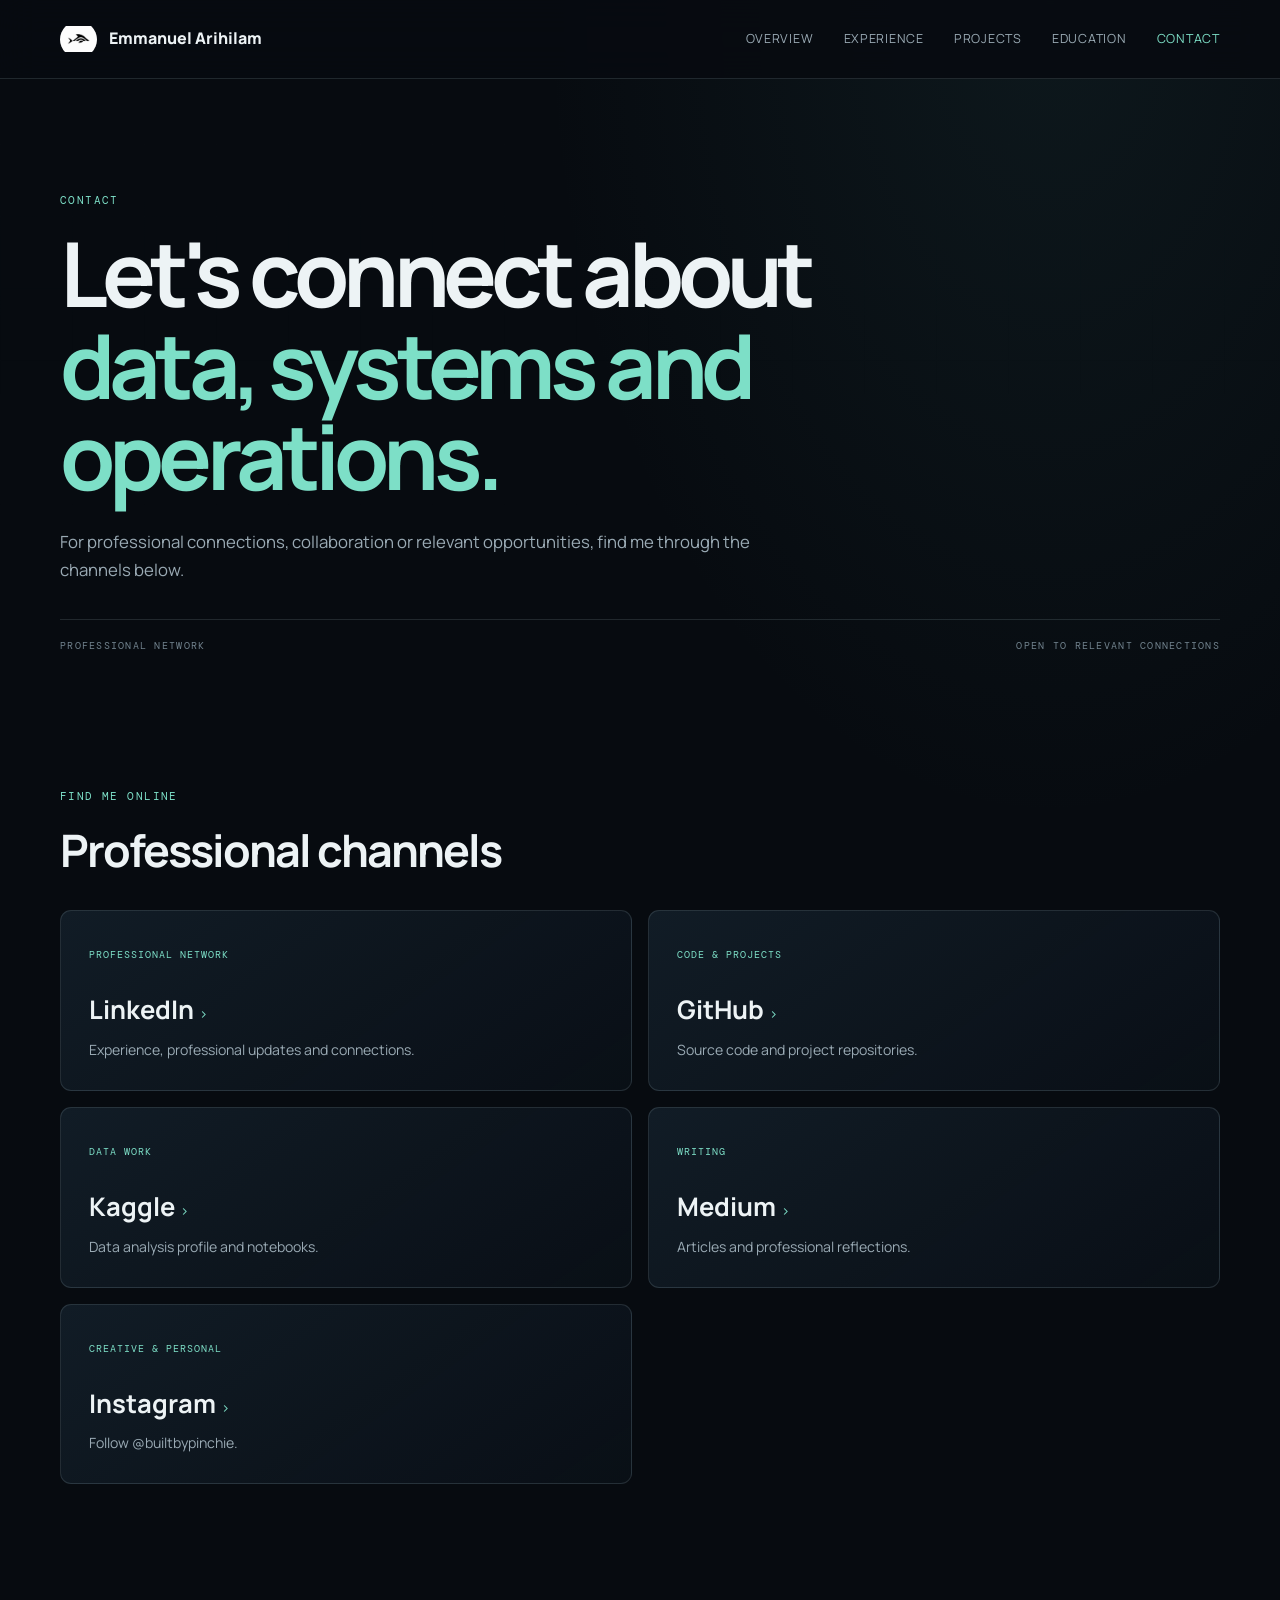
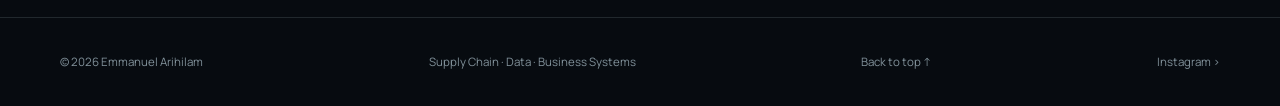
<file: contact.html>
<!doctype html>
<html lang="en">
<head>
    <meta charset="utf-8">
    <meta name="viewport" content="width=device-width,initial-scale=1">
    <meta name="theme-color" content="#070b10">
    <meta name="description" content="Professional links and contact information for Emmanuel Arihilam.">
    <title>Contact | Emmanuel Arihilam</title>
    <link rel="icon" href="favicon.png">
    <link rel="stylesheet" href="earth-pages.css">
    <script defer src="earth-pages.js"></script>
</head>

<body id="top">
    <header class="site-header">
        <div class="shell header-inner"><a class="brand" href="index.html"><img src="logo-shark.jpeg"
                    alt=""><span>Emmanuel Arihilam</span></a><button class="menu-toggle" aria-expanded="false"
                aria-controls="primary-nav" aria-label="Toggle navigation">☰</button>
            <nav class="nav-links" id="primary-nav"><a href="index.html">Overview</a><a
                    href="experience.html">Experience</a><a href="projects.html">Projects</a><a
                    href="education.html">Education</a><a href="contact.html">Contact</a></nav>
        </div>
    </header>
    <main>
        <section class="page-hero shell">
            <p class="eyebrow">Contact</p>
            <h1>Let's connect about <em>data, systems and operations.</em></h1>
            <p class="lede">For professional connections, collaboration or relevant opportunities, find me through the
                channels below.</p>
            <div class="hero-rule"><span>PROFESSIONAL NETWORK</span><span>OPEN TO RELEVANT CONNECTIONS</span></div>
        </section>
        <section class="shell section">
            <div class="section-intro">
                <p class="eyebrow">Find me online</p>
                <h2>Professional channels</h2>
            </div>
            <div class="contact-grid"><a class="contact-card" href="https://www.linkedin.com/in/arihilam"
                    target="_blank" rel="noopener noreferrer"><span>PROFESSIONAL NETWORK</span>
                    <h2>LinkedIn <b>></b></h2>
                    <p>Experience, professional updates and connections.</p>
                </a><a class="contact-card" href="https://github.com/Pinch1e" target="_blank"
                    rel="noopener noreferrer"><span>CODE &amp; PROJECTS</span>
                    <h2>GitHub <b>></b></h2>
                    <p>Source code and project repositories.</p>
                </a><a class="contact-card" href="https://www.kaggle.com/emmanuelarihilam" target="_blank"
                    rel="noopener noreferrer"><span>DATA WORK</span>
                    <h2>Kaggle <b>></b></h2>
                    <p>Data analysis profile and notebooks.</p>
                </a><a class="contact-card" href="https://medium.com/@arihilamimmanuel" target="_blank"
                    rel="noopener noreferrer"><span>WRITING</span>
                    <h2>Medium <b>></b></h2>
                    <p>Articles and professional reflections.</p>
                </a><a class="contact-card" href="https://www.instagram.com/builtbypinchie/" target="_blank"
                    rel="noopener noreferrer"><span>CREATIVE &amp; PERSONAL</span>
                    <h2>Instagram <b>></b></h2>
                    <p>Follow @builtbypinchie.</p>
                </a></div>
        </section>
    </main>
    <footer class="site-footer">
        <div class="shell footer-inner"><span>© 2026 Emmanuel Arihilam</span><span>Supply Chain · Data · Business
                Systems</span><a href="#top">Back to top ↑</a><a href="https://www.instagram.com/builtbypinchie/"
                target="_blank" rel="noopener noreferrer">Instagram ></a></div>
    </footer>
</body>

</html>
</file>
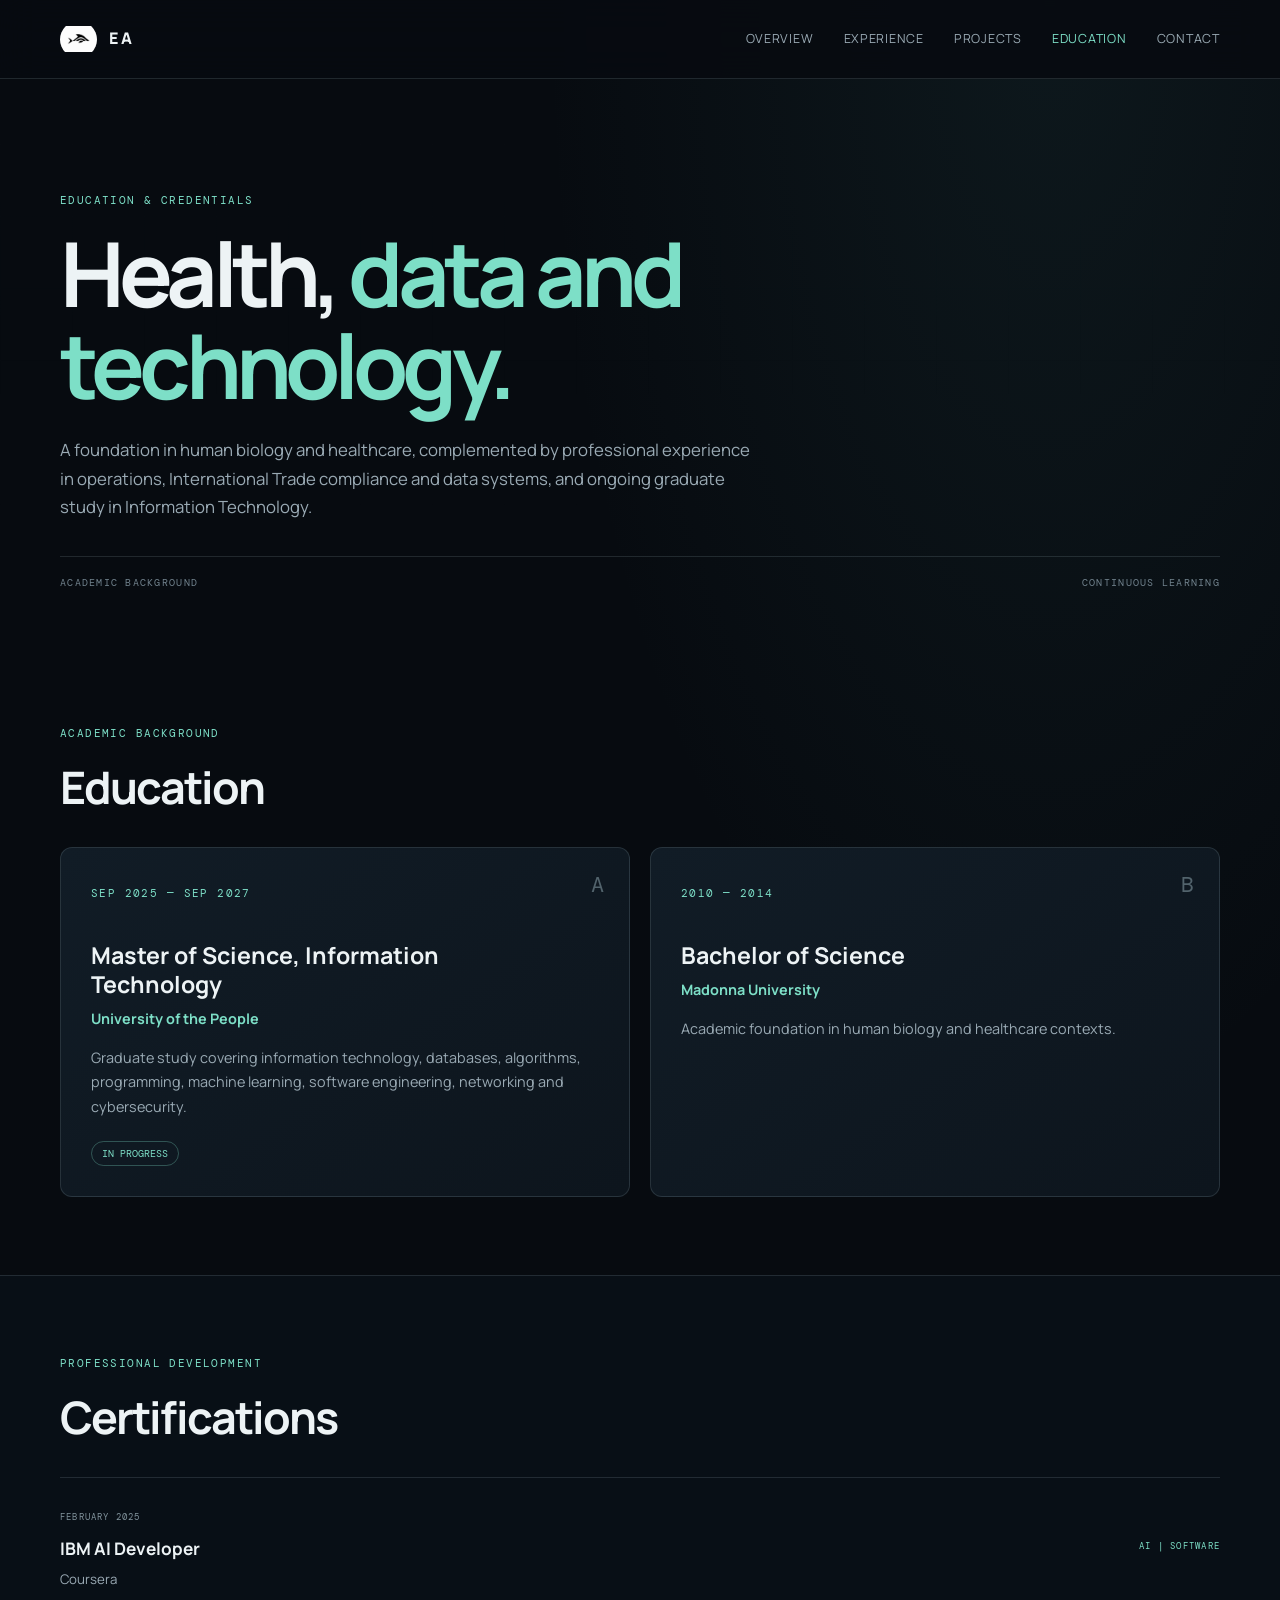
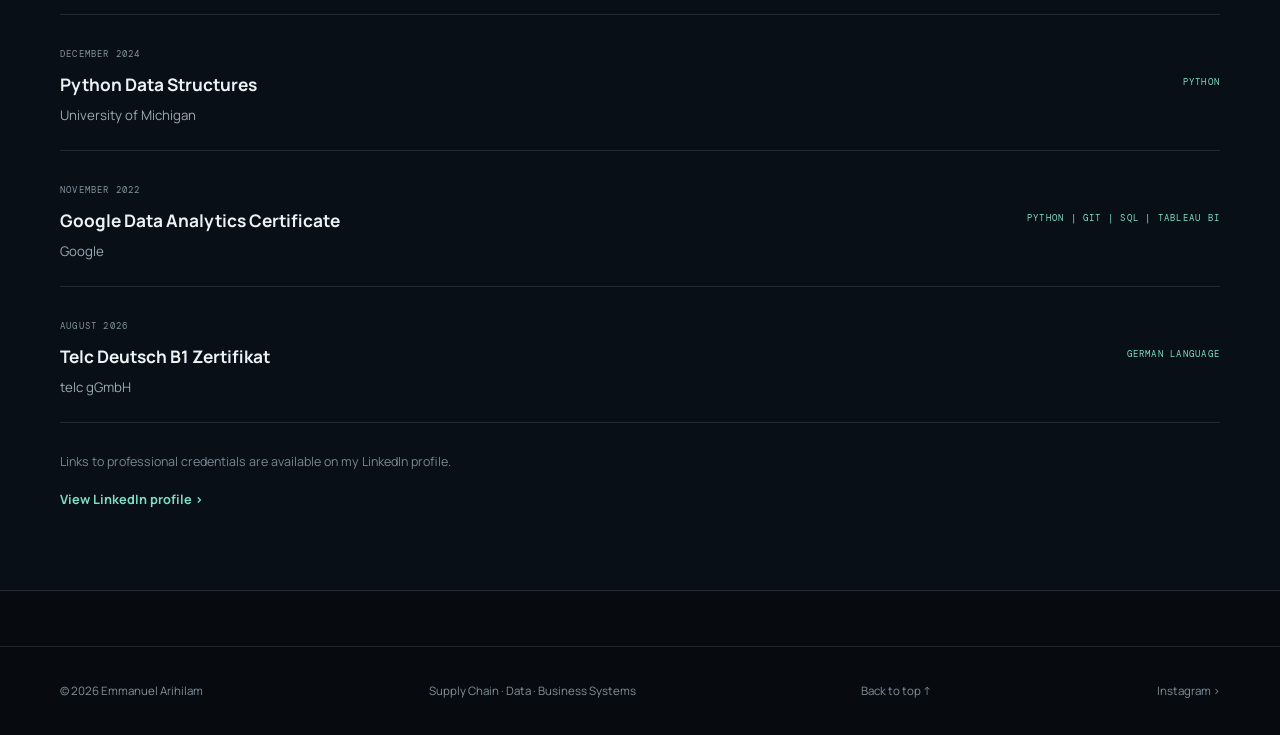
<file: education.html>
<!doctype html>
<html lang="en">
<head>
    <meta charset="utf-8">
    <meta name="viewport" content="width=device-width,initial-scale=1">
    <meta name="theme-color" content="#070b10">
    <meta name="description" content="Education and professional credentials of Emmanuel Arihilam.">
    <title>Education
        | Emmanuel Arihilam</title>
    <link rel="icon" href="favicon.png">
    <link rel="stylesheet" href="earth-pages.css">
    <script defer src="earth-pages.js"></script>
</head>

<body id="top">
    <header class="site-header">
        <div class="shell header-inner"><a class="brand" href="index.html"><img src="logo-shark.jpeg" alt><span>E A</span></a><button class="menu-toggle" aria-expanded="false" aria-controls="primary-nav"
                aria-label="Toggle navigation">☰</button>
            <nav class="nav-links" id="primary-nav"><a href="index.html">Overview</a><a
                    href="experience.html">Experience</a><a href="projects.html">Projects</a><a
                    href="education.html">Education</a><a href="contact.html">Contact</a></nav>
        </div>
    </header>
    <main>
        <section class="page-hero shell">
            <p class="eyebrow">Education
                &amp; credentials</p>
            <h1>Health, <em>data and
                    technology.</em></h1>
            <p class="lede">A foundation in
                human biology and healthcare, complemented by professional experience in operations, International Trade compliance and data systems, and ongoing graduate study in Information Technology.</p>
            <div class="hero-rule"><span>ACADEMIC
                    BACKGROUND</span><span>CONTINUOUS
                    LEARNING</span></div>
        </section>
        <section class="shell section">
            <div class="section-intro">
                <p class="eyebrow">Academic
                    background</p>
                <h2>Education</h2>
            </div>
            <div class="education-grid">
                <article class="education-card"><span class="card-date">SEP 2025 — SEP 2027</span><span
                        class="card-number">A</span>
                    <h2>Master of Science,
                        Information Technology</h2>
                    <h3>University of the
                        People</h3>
                    <p>Graduate study covering information
                        technology, databases, algorithms, programming,
                        machine learning, software engineering, networking
                        and cybersecurity.</p><span class="status-label">IN
                        PROGRESS</span>
                </article>
                <article class="education-card"><span class="card-date">2010 —
                        2014</span><span class="card-number">B</span>
                    <h2>Bachelor of
                        Science</h2>
                    <h3>Madonna University</h3>
                    <p>Academic
                        foundation in human biology and healthcare
                        contexts.</p>
                </article>
            </div>
        </section>
        <section class="section section-muted">
            <div class="shell">
                <div class="section-intro">
                    <p class="eyebrow">Professional
                        development</p>
                    <h2>Certifications</h2>
                </div>
                <div class="credential-list">
                    <article>
                        <div><span class="credential-date">FEBRUARY
                                2025</span>
                            <h3>IBM AI
                                Developer</h3>
                            <p>Coursera</p>
                        </div><span class="credential-type">AI |
                            SOFTWARE</span>
                    </article>
                    <article>
                        <div><span class="credential-date">DECEMBER
                                2024</span>
                            <h3>Python Data
                                Structures</h3>
                            <p>University of
                                Michigan</p>
                        </div><span class="credential-type">PYTHON</span>
                    </article>
                    <article>
                        <div><span class="credential-date">NOVEMBER 2022</span>
                            <h3>Google Data Analytics Certificate</h3>
                            <p>Google</p>
                        </div><span class="credential-type">PYTHON | Git | SQL | Tableau BI</span>
                    </article>
                    <article>
                        <div><span class="credential-date">AUGUST
                                2026</span>
                            <h3>Telc Deutsch B1
                                Zertifikat</h3>
                            <p>telc gGmbH</p>
                        </div><span class="credential-type">GERMAN
                            LANGUAGE</span>
                    </article>
                </div>
                <p class="small-note">Links to professional credentials are
                    available on my LinkedIn profile.</p><a class="text-link strong-link"
                    href="https://www.linkedin.com/in/arihilam" target="_blank" rel="noopener noreferrer">View LinkedIn
                    profile ></a>
            </div>
        </section>
    </main>
    <footer class="site-footer">
        <div class="shell footer-inner"><span>© 2026
                Emmanuel Arihilam</span><span>Supply Chain · Data · Business
                Systems</span><a href="#top">Back to top ↑</a><a href="https://www.instagram.com/builtbypinchie/"
                target="_blank" rel="noopener noreferrer">Instagram
                ></a></div>
    </footer>
</body>

</html>
</file>
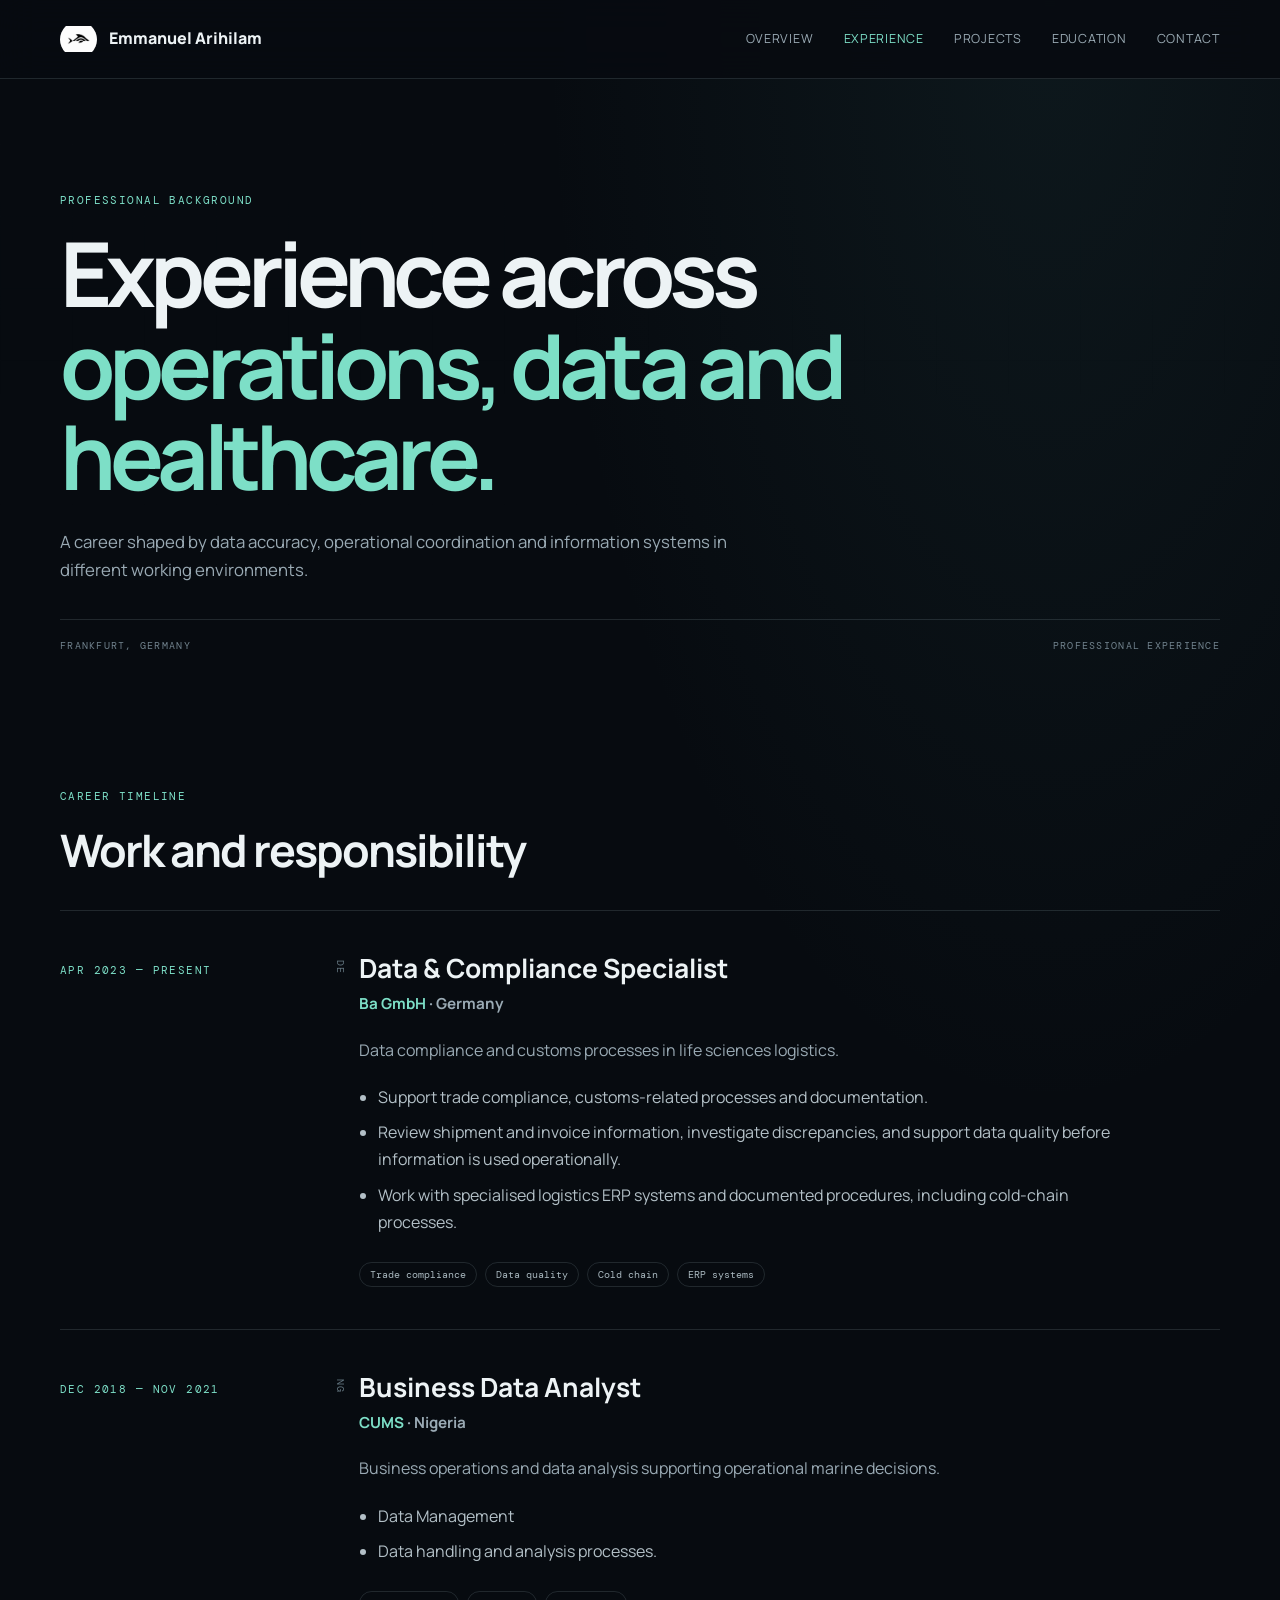
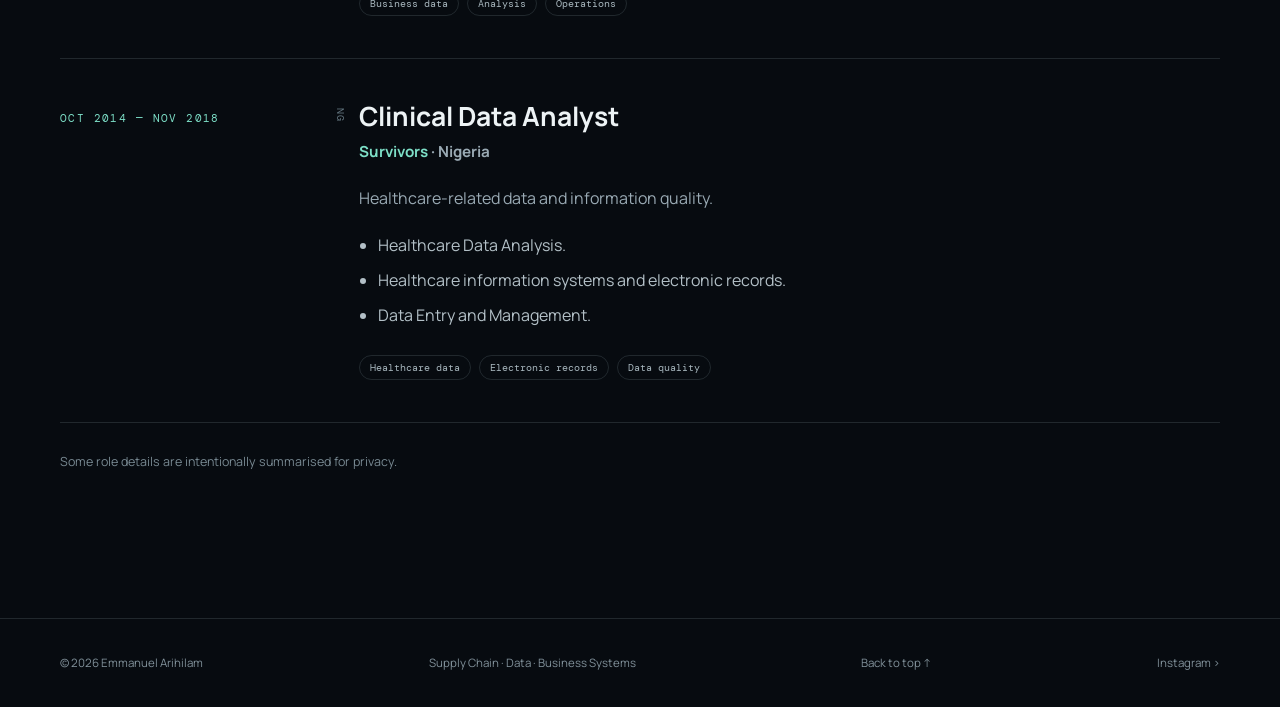
<file: experience.html>
<!doctype html>
<html lang="en">
<head>
    <meta charset="utf-8" />
    <meta name="viewport" content="width=device-width,initial-scale=1" />
    <meta name="theme-color" content="#070b10" />
    <meta name="description" content="Professional experience across logistics, data analysis and healthcare." />
    <title>Experience | Emmanuel Arihilam</title>
    <link rel="icon" href="favicon.png" />
    <link rel="stylesheet" href="earth-pages.css" />
    <script defer src="earth-pages.js"></script>
</head>

<body id="top">
    <header class="site-header">
        <div class="shell header-inner">
            <a class="brand" href="index.html"><img src="logo-shark.jpeg" alt="" /><span>Emmanuel
                    Arihilam</span></a><button class="menu-toggle" aria-expanded="false" aria-controls="primary-nav"
                aria-label="Toggle navigation">
                ☰
            </button>
            <nav class="nav-links" id="primary-nav">
                <a href="index.html">Overview</a><a href="experience.html">Experience</a><a
                    href="projects.html">Projects</a><a href="education.html">Education</a><a
                    href="contact.html">Contact</a>
            </nav>
        </div>
    </header>
    <main>
        <section class="page-hero shell">
            <p class="eyebrow">Professional background</p>
            <h1>Experience across <em>operations, data and healthcare.</em></h1>
            <p class="lede">
                A career shaped by data accuracy, operational coordination and
                information systems in different working environments.
            </p>
            <div class="hero-rule">
                <span>FRANKFURT, GERMANY</span><span>PROFESSIONAL EXPERIENCE</span>
            </div>
        </section>
        <section class="shell section">
            <div class="section-intro">
                <p class="eyebrow">Career timeline</p>
                <h2>Work and responsibility</h2>
            </div>
            <div class="timeline">
                <article class="timeline-entry">
                    <div class="timeline-date">APR 2023 — PRESENT</div>
                    <div class="timeline-body">
                        <span class="entry-index">DE</span>
                        <h2>Data &amp; Compliance Specialist</h2>
                        <h3>Ba GmbH <span>· Germany</span></h3>
                        <p class="entry-lede">
                            Data compliance and customs processes in life sciences
                            logistics.
                        </p>
                        <ul>
                            <li>
                                Support trade compliance, customs-related processes and
                                documentation.
                            </li>
                            <li>
                                Review shipment and invoice information, investigate
                                discrepancies, and support data quality before information is
                                used operationally.
                            </li>
                            <li>
                                Work with specialised logistics ERP systems and documented
                                procedures, including cold-chain processes.
                            </li>
                        </ul>
                        <div class="tag-row">
                            <span>Trade compliance</span><span>Data quality</span><span>Cold chain</span><span>ERP
                                systems</span>
                        </div>
                    </div>
                </article>
                <article class="timeline-entry">
                    <div class="timeline-date">DEC 2018 — NOV 2021</div>
                    <div class="timeline-body">
                        <span class="entry-index">NG</span>
                        <h2>Business Data Analyst</h2>
                        <h3>CUMS <span>· Nigeria</span></h3>
                        <p class="entry-lede">
                            Business operations and data analysis supporting operational
                            marine decisions.
                        </p>
                        <ul>
                            <li>
                                Data Management
                            </li>
                            <li>Data handling and analysis processes.</li>
                        </ul>
                        <div class="tag-row">
                            <span>Business data</span><span>Analysis</span><span>Operations</span>
                        </div>
                    </div>
                </article>
                <article class="timeline-entry">
                    <div class="timeline-date">OCT 2014 — NOV 2018</div>
                    <div class="timeline-body">
                        <span class="entry-index">NG</span>
                        <h2>Clinical Data Analyst</h2>
                        <h3>Survivors <span>· Nigeria</span></h3>
                        <p class="entry-lede">
                            Healthcare-related data and information quality.
                        </p>
                        <ul>
                            <li>
                                Healthcare Data Analysis.
                            </li>
                            <li>
                                Healthcare information systems and electronic
                                records.
                            </li>
                            <li>
                                Data Entry and Management.
                            </li>
                        </ul>
                        <div class="tag-row">
                            <span>Healthcare data</span><span>Electronic records</span><span>Data quality</span>
                        </div>
                    </div>
                </article>
            </div>
            <p class="small-note">
                Some role details are intentionally summarised for privacy.
            </p>
        </section>
    </main>
    <footer class="site-footer">
        <div class="shell footer-inner">
            <span>© 2026 Emmanuel Arihilam</span><span>Supply Chain · Data · Business Systems</span><a href="#top">Back
                to top ↑</a><a href="https://www.instagram.com/builtbypinchie/" target="_blank"
                rel="noopener noreferrer">Instagram ></a>
        </div>
    </footer>
</body>

</html>
</file>
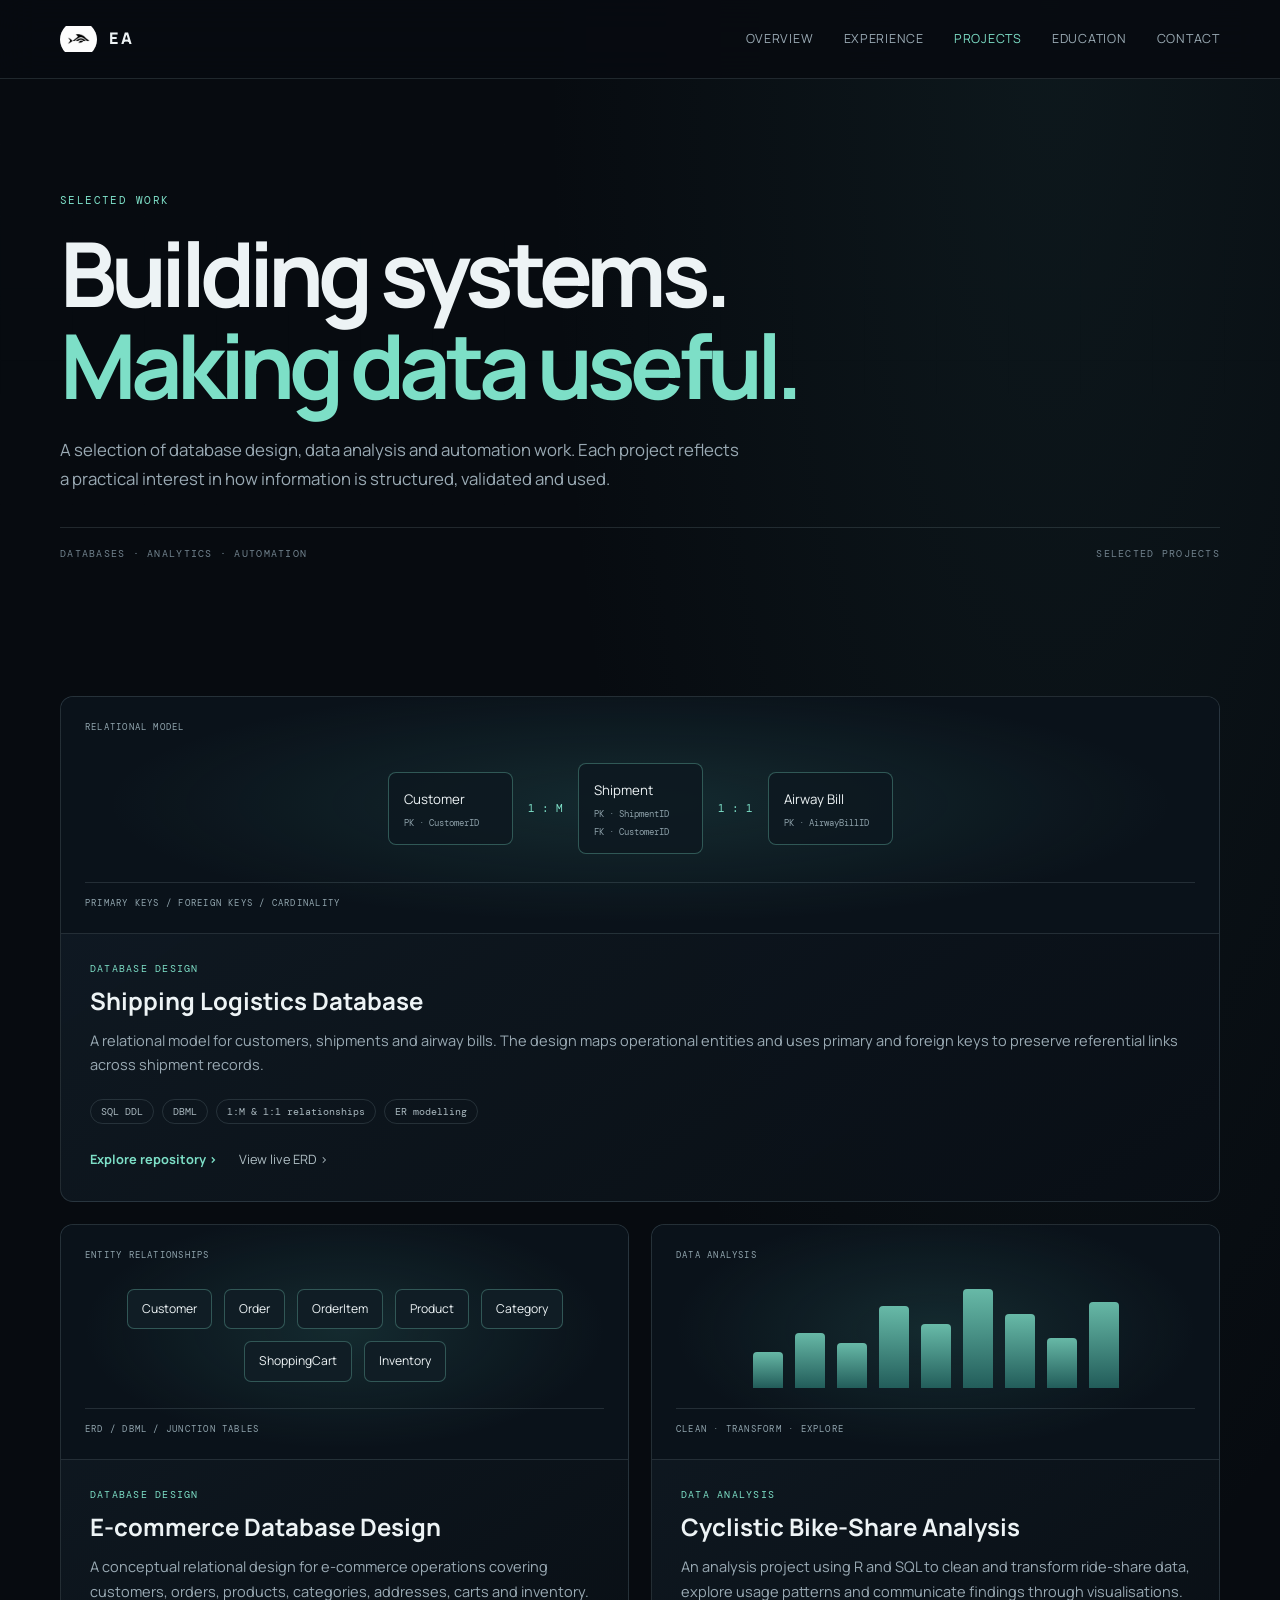
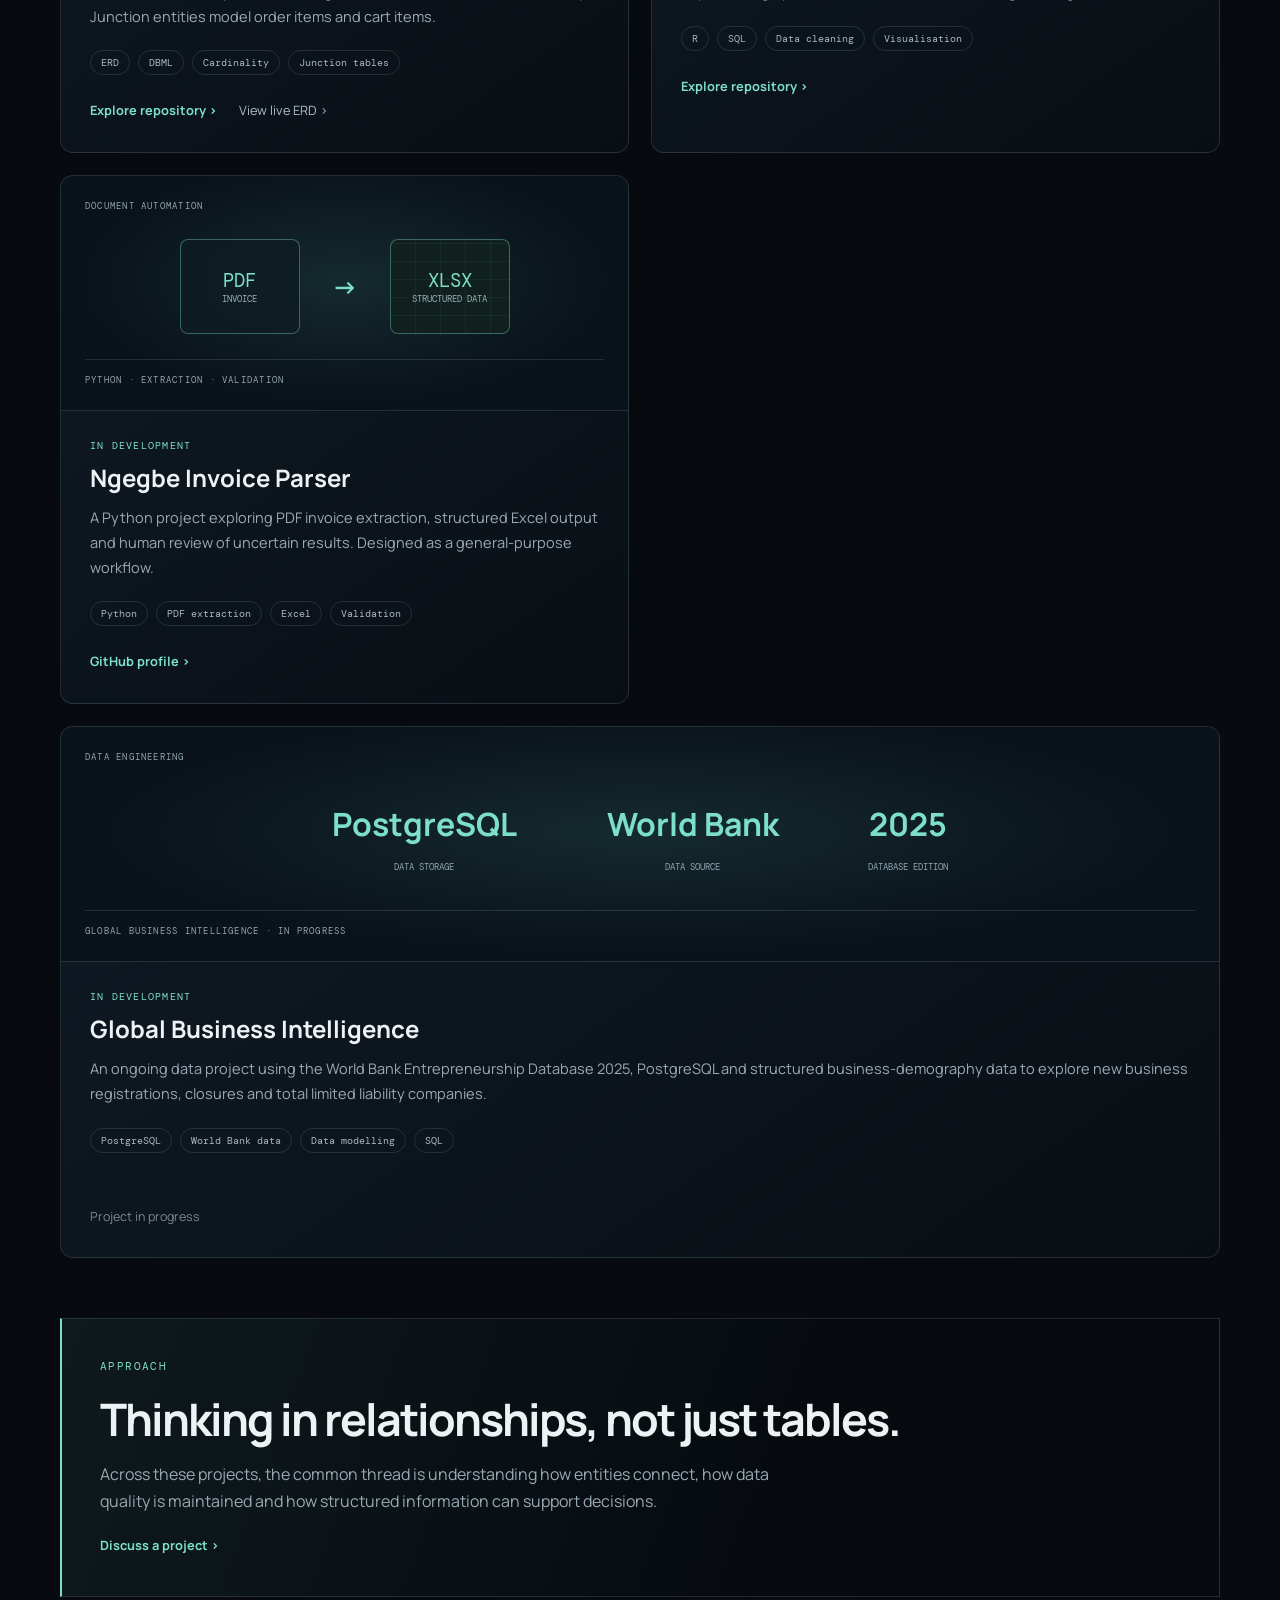
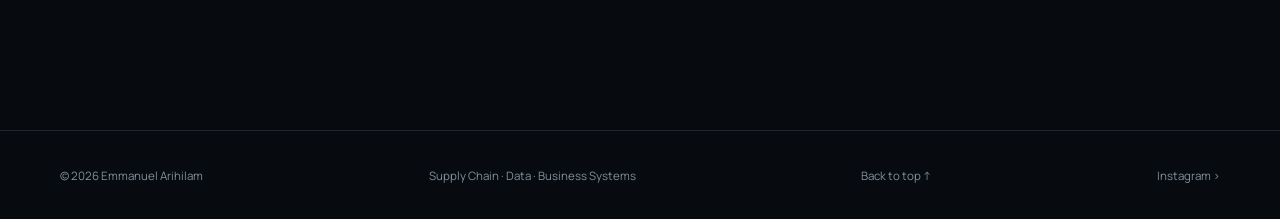
<file: projects.html>
<!doctype html>
<html lang="en">
<head>
    <meta charset="utf-8">
    <meta name="viewport" content="width=device-width,initial-scale=1">
    <meta name="theme-color" content="#070b10">
    <meta name="description" content="Selected database, data analysis and automation projects by Emmanuel Arihilam.">
    <title>Projects | Emmanuel Arihilam</title>
    <link rel="icon" href="favicon.png">
    <link rel="stylesheet" href="earth-pages.css">
    <script defer src="earth-pages.js"></script>
</head>

<body id="top">
    <header class="site-header">
        <div class="shell header-inner"><a class="brand" href="index.html"><img src="logo-shark.jpeg"
                    alt=""><span>E A</span></a><button class="menu-toggle" aria-expanded="false"
                aria-controls="primary-nav" aria-label="Toggle navigation">☰</button>
            <nav class="nav-links" id="primary-nav"><a href="index.html">Overview</a><a
                    href="experience.html">Experience</a><a href="projects.html">Projects</a><a
                    href="education.html">Education</a><a href="contact.html">Contact</a></nav>
        </div>
    </header>
    <main>
        <section class="page-hero shell">
            <p class="eyebrow">Selected work</p>
            <h1>Building systems.<br><em>Making data useful.</em></h1>
            <p class="lede">A selection of database design, data analysis and automation work. Each project reflects a
                practical interest in how information is structured, validated and used.</p>
            <div class="hero-rule"><span>DATABASES · ANALYTICS · AUTOMATION</span><span>SELECTED PROJECTS</span></div>
        </section>
        <section class="shell section">
            <div class="project-grid">
                <article class="project-card project-featured">
                    <div class="project-visual visual-database"><span class="visual-label">RELATIONAL MODEL</span>
                        <div class="entity-flow">
                            <div>Customer<small>PK · CustomerID</small></div><b>1 : M</b>
                            <div>Shipment<small>PK · ShipmentID</small><small>FK · CustomerID</small></div><b>1 : 1</b>
                            <div>Airway Bill<small>PK · AirwayBillID</small></div>
                        </div><span class="visual-foot">PRIMARY KEYS / FOREIGN KEYS / CARDINALITY</span>
                    </div>
                    <div class="project-content">
                        <p class="eyebrow">DATABASE DESIGN</p>
                        <h2>Shipping Logistics Database</h2>
                        <p>A relational model for customers, shipments and airway bills. The design maps operational
                            entities and uses primary and foreign keys to preserve referential links across shipment
                            records.</p>
                        <div class="tag-row"><span>SQL DDL</span><span>DBML</span><span>1:M &amp; 1:1
                                relationships</span><span>ER modelling</span></div>
                        <div class="project-actions"><a class="text-link strong-link"
                                href="https://github.com/Pinch1e/SQL" target="_blank" rel="noopener noreferrer">Explore
                                repository ></a><a class="text-link"
                                href="https://dbdiagram.io/d/6ab8dbb90f25a52d0119ffb3" target="_blank"
                                rel="noopener noreferrer">View live ERD ></a></div>
                    </div>
                </article>
                <article class="project-card">
                    <div class="project-visual visual-commerce"><span class="visual-label">ENTITY RELATIONSHIPS</span>
                        <div class="entity-cloud">
                            <span>Customer</span><span>Order</span><span>OrderItem</span><span>Product</span><span>Category</span><span>ShoppingCart</span><span>Inventory</span>
                        </div><span class="visual-foot">ERD / DBML / JUNCTION TABLES</span>
                    </div>
                    <div class="project-content">
                        <p class="eyebrow">DATABASE DESIGN</p>
                        <h2>E-commerce Database Design</h2>
                        <p>A conceptual relational design for e-commerce operations covering customers, orders,
                            products, categories, addresses, carts and inventory. Junction entities model order items
                            and cart items.</p>
                        <div class="tag-row"><span>ERD</span><span>DBML</span><span>Cardinality</span><span>Junction
                                tables</span></div>
                        <div class="project-actions"><a class="text-link strong-link"
                                href="https://github.com/Pinch1e/E-commerce-database-design" target="_blank"
                                rel="noopener noreferrer">Explore repository ></a><a class="text-link"
                                href="https://dbdiagram.io/d/6aae3430943b561dd48916ec" target="_blank"
                                rel="noopener noreferrer">View live ERD ></a></div>
                    </div>
                </article>
                <article class="project-card">
                    <div class="project-visual visual-analytics"><span class="visual-label">DATA ANALYSIS</span>
                        <div class="chart-bars"><i style="height:34%"></i><i style="height:52%"></i><i
                                style="height:43%"></i><i style="height:78%"></i><i style="height:61%"></i><i
                                style="height:94%"></i><i style="height:70%"></i><i style="height:48%"></i><i
                                style="height:82%"></i></div><span class="visual-foot">CLEAN · TRANSFORM ·
                            EXPLORE</span>
                    </div>
                    <div class="project-content">
                        <p class="eyebrow">DATA ANALYSIS</p>
                        <h2>Cyclistic Bike-Share Analysis</h2>
                        <p>An analysis project using R and SQL to clean and transform ride-share data, explore usage
                            patterns and communicate findings through visualisations.</p>
                        <div class="tag-row"><span>R</span><span>SQL</span><span>Data
                                cleaning</span><span>Visualisation</span></div>
                        <div class="project-actions"><a class="text-link strong-link"
                                href="https://github.com/Pinch1e/Cyclic_data" target="_blank"
                                rel="noopener noreferrer">Explore repository ></a></div>
                    </div>
                </article>
                <article class="project-card">
                    <div class="project-visual visual-automation"><span class="visual-label">DOCUMENT AUTOMATION</span>
                        <div class="automation-flow">
                            <div class="file-shape">PDF<small>INVOICE</small></div><b>→</b>
                            <div class="file-shape sheet-shape">XLSX<small>STRUCTURED DATA</small></div>
                        </div><span class="visual-foot">PYTHON · EXTRACTION · VALIDATION</span>
                    </div>
                    <div class="project-content">
                        <p class="eyebrow">IN DEVELOPMENT</p>
                        <h2>Ngegbe Invoice Parser</h2>
                        <p>A Python project exploring PDF invoice extraction, structured Excel output and human review
                            of uncertain results. Designed as a general-purpose workflow.</p>
                        <div class="tag-row"><span>Python</span><span>PDF
                                extraction</span><span>Excel</span><span>Validation</span></div>
                        <div class="project-actions"><a class="text-link strong-link" href="https://github.com/Pinch1e"
                                target="_blank" rel="noopener noreferrer">GitHub profile ></a></div>
                    </div>
                </article>
                <article class="project-card project-wide">
                    <div class="project-visual visual-global"><span class="visual-label">DATA ENGINEERING</span>
                        <div class="global-metrics">
                            <div><strong>PostgreSQL</strong><small>DATA STORAGE</small></div>
                            <div><strong>World Bank</strong><small>DATA SOURCE</small></div>
                            <div><strong>2025</strong><small>DATABASE EDITION</small></div>
                        </div><span class="visual-foot">GLOBAL BUSINESS INTELLIGENCE · IN PROGRESS</span>
                    </div>
                    <div class="project-content">
                        <p class="eyebrow">IN DEVELOPMENT</p>
                        <h2>Global Business Intelligence</h2>
                        <p>An ongoing data project using the World Bank Entrepreneurship Database 2025, PostgreSQL and
                            structured business-demography data to explore new business registrations, closures and
                            total limited liability companies.</p>
                        <div class="tag-row"><span>PostgreSQL</span><span>World Bank data</span><span>Data
                                modelling</span><span>SQL</span></div>
                        <div class="project-actions"><span class="small-note">Project in progress</span></div>
                    </div>
                </article>
            </div>
            <div class="closing-panel">
                <p class="eyebrow">APPROACH</p>
                <h2>Thinking in relationships, not just tables.</h2>
                <p>Across these projects, the common thread is understanding how entities connect, how data quality is
                    maintained and how structured information can support decisions.</p><a class="text-link strong-link"
                    href="contact.html">Discuss a project ></a>
            </div>
        </section>
    </main>
    <footer class="site-footer">
        <div class="shell footer-inner"><span>© 2026 Emmanuel Arihilam</span><span>Supply Chain · Data · Business
                Systems</span><a href="#top">Back to top ↑</a><a href="https://www.instagram.com/builtbypinchie/"
                target="_blank" rel="noopener noreferrer">Instagram ></a></div>
    </footer>
</body>

</html>
</file>
<file: earth-pages.css>
@import url('https://fonts.googleapis.com/css2?family=DM+Mono:wght@400;500&family=Manrope:wght@400;500;600;700;800&display=swap');

:root {
    color-scheme: dark;
    --bg: #070b10;
    --panel: #0d151d;
    --panel2: #111c26;
    --text: #edf3f5;
    --muted: #9aaab4;
    --accent: #7ddfc7;
    --line: rgba(190, 215, 224, .14);
    --max: 1160px
}
* {
    box-sizing: border-box
}
html {
    scroll-behavior: smooth
}
body {
    margin: 0;
    background: radial-gradient(ellipse at 82% 0%, rgba(55, 111, 112, .13), transparent 34%), var(--bg);
    color: var(--text);
    font-family: Manrope, Arial, sans-serif;
    line-height: 1.7
}
body:before {
    content: "";
    position: fixed;
    inset: 0;
    pointer-events: none;
    opacity: .12;
    background-image: linear-gradient(rgba(150, 190, 190, .08) 1px, transparent 1px), linear-gradient(90deg, rgba(150, 190, 190, .08) 1px, transparent 1px);
    background-size: 72px 72px;
    mask-image: linear-gradient(to bottom, black, transparent 70%);
    z-index: -1
}

a {
    color: inherit;
    text-decoration: none
}
a:hover {
    color: var(--accent)
}
.shell {
    width: min(var(--max), calc(100% - 52px));
    margin-inline: auto
}
.site-header {
    position: sticky;
    top: 0;
    z-index: 50;
    background: rgba(7, 11, 16, .88);
    backdrop-filter: blur(18px);
    border-bottom: 1px solid var(--line)
}
.header-inner {
    min-height: 78px;
    display: flex;
    align-items: center;
    justify-content: space-between;
    gap: 32px
}
.brand {
    display: flex;
    align-items: center;
    gap: 12px;
    font-weight: 800;
    white-space: nowrap
}

.brand img {
    width: 37px;
    height: 37px;
    object-fit: contain;
    border-radius: 50%
}

.nav-links {
    display: flex;
    align-items: center;
    gap: 30px
}

.nav-links a {
    font-size: .78rem;
    letter-spacing: .06em;
    text-transform: uppercase;
    color: var(--muted)
}

.nav-links a:hover,
.nav-links a.active {
    color: var(--accent)
}

.menu-toggle {
    display: none;
    color: var(--text);
    background: transparent;
    border: 1px solid var(--line);
    border-radius: 7px;
    padding: 8px 12px;
    font-size: 1.1rem
}

.page-hero {
    padding: 112px 0 55px
}
.eyebrow,
.visual-label,
.visual-foot,
.hero-rule,
.card-date,
.credential-date,
.credential-type,
.entry-index,
.timeline-date {
    font-family: "DM Mono", monospace;
    font-size: .68rem;
    letter-spacing: .13em;
    text-transform: uppercase
}
.eyebrow {
    color: var(--accent);
    margin: 0 0 18px
}
.page-hero h1 {
    max-width: 900px;
    margin: 0;
    font-size: clamp(2.8rem, 7vw, 6.3rem);
    line-height: 1.02;
    letter-spacing: -.065em
}
.page-hero h1 em {
    font-style: normal;
    color: var(--accent)
}

.lede {
    max-width: 690px;
    color: var(--muted);
    font-size: 1.05rem;
    margin: 26px 0 34px
}

.hero-rule {
    display: flex;
    justify-content: space-between;
    gap: 18px;
    padding-top: 18px;
    border-top: 1px solid var(--line);
    color: #71828d;
    font-size: .61rem
}

.section {
    padding-top: 78px;
    padding-bottom: 78px
}

.section-intro {
    margin-bottom: 35px
}

.section-intro h2,
.closing-panel h2 {
    font-size: clamp(1.8rem, 4vw, 2.8rem);
    line-height: 1.15;
    letter-spacing: -.045em;
    margin: 0
}

.timeline {
    border-top: 1px solid var(--line)
}

.timeline-entry {
    display: grid;
    grid-template-columns: 230px 1fr;
    gap: 42px;
    padding: 42px 0;
    border-bottom: 1px solid var(--line)
}

.timeline-date {
    color: var(--accent);
    padding-top: 8px
}

.timeline-body {
    position: relative;
    padding-left: 27px
}

.entry-index {
    position: absolute;
    left: 0;
    top: 7px;
    color: #62747e;
    font-size: .6rem;
    writing-mode: vertical-rl
}

.timeline-body h2 {
    font-size: 1.65rem;
    line-height: 1.2;
    margin: 0 0 6px
}

.timeline-body h3 {
    font-size: .95rem;
    color: var(--accent);
    margin: 0
}

.timeline-body h3 span {
    color: var(--muted)
}

.entry-lede {
    color: var(--muted);
    margin: 20px 0 12px
}

.timeline-body ul {
    padding-left: 19px;
    color: #b3c0c7;
    max-width: 760px
}

.timeline-body li {
    padding: 4px 0
}

.tag-row {
    display: flex;
    flex-wrap: wrap;
    gap: 8px;
    margin-top: 22px
}

.tag-row span {
    font: .62rem "DM Mono", monospace;
    color: #a9b8bf;
    border: 1px solid var(--line);
    border-radius: 30px;
    padding: 5px 10px
}

.small-note {
    font-size: .78rem;
    color: #788992;
    margin-top: 28px
}

.project-grid {
    display: grid;
    grid-template-columns: repeat(2, minmax(0, 1fr));
    gap: 22px
}

.project-card {
    overflow: hidden;
    background: linear-gradient(145deg, rgba(17, 28, 38, .94), rgba(9, 15, 21, .95));
    border: 1px solid var(--line);
    border-radius: 13px;
    transition: transform .25s, border-color .25s
}

.project-card:hover {
    transform: translateY(-4px);
    border-color: rgba(125, 223, 199, .42)
}

.project-featured,
.project-wide {
    grid-column: 1/-1
}

.project-visual {
    min-height: 235px;
    padding: 22px 24px;
    position: relative;
    overflow: hidden;
    background: radial-gradient(ellipse at 50% 45%, rgba(61, 139, 132, .2), transparent 65%), #0a121a;
    border-bottom: 1px solid var(--line);
    display: flex;
    flex-direction: column;
    justify-content: space-between
}

.visual-label,
.visual-foot {
    color: #91a5ae;
    font-size: .59rem
}

.visual-foot {
    border-top: 1px solid var(--line);
    padding-top: 12px
}

.entity-flow {
    display: flex;
    align-items: center;
    justify-content: center;
    gap: 15px;
    flex-wrap: wrap;
    padding: 28px 0
}

.entity-flow div {
    min-width: 125px;
    padding: 15px;
    border: 1px solid rgba(125, 223, 199, .32);
    border-radius: 8px;
    background: rgba(13, 25, 32, .88);
    font-size: .83rem
}

.entity-flow small {
    display: block;
    color: #8da0a9;
    font: .58rem "DM Mono", monospace;
    margin-top: 6px
}

.entity-flow b {
    font: .7rem "DM Mono", monospace;
    color: var(--accent)
}

.entity-cloud {
    display: flex;
    justify-content: center;
    align-items: center;
    gap: 12px;
    flex-wrap: wrap;
    max-width: 580px;
    margin: auto;
    padding: 22px
}

.entity-cloud span {
    border: 1px solid rgba(125, 223, 199, .3);
    background: #101d25;
    padding: 9px 14px;
    border-radius: 7px;
    font-size: .76rem
}

.chart-bars {
    height: 130px;
    display: flex;
    align-items: end;
    justify-content: center;
    gap: 12px;
    padding: 12px 0
}

.chart-bars i {
    width: clamp(13px, 4vw, 30px);
    background: linear-gradient(to top, #276d68, var(--accent));
    border-radius: 4px 4px 0 0;
    opacity: .8
}

.automation-flow {
    display: flex;
    align-items: center;
    justify-content: center;
    gap: 32px;
    flex: 1
}

.file-shape {
    width: 120px;
    height: 95px;
    border: 1px solid rgba(125, 223, 199, .38);
    border-radius: 8px;
    display: grid;
    place-content: center;
    text-align: center;
    color: var(--accent);
    font: 1.2rem "DM Mono", monospace;
    background: rgba(14, 28, 35, .8)
}

.file-shape small {
    font-size: .56rem;
    color: #9baeb5
}

.automation-flow b {
    font-size: 1.6rem;
    color: var(--accent)
}

.sheet-shape {
    background: repeating-linear-gradient(0deg, transparent 0 17px, rgba(125, 223, 199, .12) 18px), repeating-linear-gradient(90deg, transparent 0 24px, rgba(125, 223, 199, .12) 25px), #10201f
}

.global-metrics {
    display: flex;
    justify-content: center;
    gap: clamp(20px, 7vw, 90px);
    padding: 30px 0
}

.global-metrics div {
    text-align: center
}

.global-metrics strong {
    display: block;
    color: var(--accent);
    font-size: clamp(1.1rem, 3vw, 2rem)
}

.global-metrics small {
    font: .58rem "DM Mono", monospace;
    color: #91a5ae
}

.project-content {
    padding: 27px 29px 30px
}

.project-content .eyebrow {
    font-size: .6rem;
    margin-bottom: 10px
}

.project-content h2 {
    font-size: 1.5rem;
    line-height: 1.2;
    margin: 0 0 12px
}

.project-content p:not(.eyebrow) {
    color: var(--muted);
    font-size: .91rem;
    margin: 0
}

.project-actions {
    display: flex;
    flex-wrap: wrap;
    gap: 22px;
    margin-top: 25px
}

.text-link {
    font-size: .8rem;
    color: #aebdc3
}

.strong-link {
    color: var(--accent);
    font-weight: 700
}

.closing-panel {
    margin-top: 60px;
    padding: 38px;
    border: 1px solid var(--line);
    border-left: 2px solid var(--accent);
    background: linear-gradient(110deg, rgba(125, 223, 199, .07), transparent 65%)
}

.closing-panel p:not(.eyebrow) {
    max-width: 700px;
    color: var(--muted)
}

.education-grid {
    display: grid;
    grid-template-columns: repeat(2, minmax(0, 1fr));
    gap: 20px
}

.education-card {
    position: relative;
    min-height: 280px;
    padding: 30px;
    background: linear-gradient(145deg, var(--panel2), var(--panel));
    border: 1px solid var(--line);
    border-radius: 12px
}

.card-date {
    color: var(--accent)
}

.card-number {
    position: absolute;
    right: 25px;
    top: 22px;
    color: #52636c;
    font: 1.4rem "DM Mono", monospace
}

.education-card h2 {
    font-size: 1.45rem;
    line-height: 1.25;
    max-width: 420px;
    margin: 35px 0 8px
}

.education-card h3 {
    font-size: .9rem;
    color: var(--accent);
    margin: 0
}

.education-card p {
    color: var(--muted);
    font-size: .9rem
}

.status-label {
    display: inline-block;
    margin-top: 8px;
    padding: 5px 10px;
    border: 1px solid rgba(125, 223, 199, .3);
    border-radius: 20px;
    color: var(--accent);
    font: .6rem "DM Mono", monospace
}

.section-muted {
    background: rgba(12, 20, 28, .58);
    border-block: 1px solid var(--line)
}

.credential-list {
    border-top: 1px solid var(--line)
}

.credential-list article {
    display: flex;
    justify-content: space-between;
    align-items: center;
    gap: 20px;
    padding: 23px 0;
    border-bottom: 1px solid var(--line)
}

.credential-date {
    color: #82949d;
    font-size: .58rem
}

.credential-list h3 {
    margin: 5px 0;
    font-size: 1.08rem
}

.credential-list p {
    margin: 0;
    color: var(--muted);
    font-size: .83rem
}

.credential-type {
    color: var(--accent);
    font-size: .59rem;
    text-align: right
}

.contact-grid {
    display: grid;
    grid-template-columns: repeat(2, minmax(0, 1fr));
    gap: 16px
}

.contact-card {
    display: block;
    padding: 28px;
    border: 1px solid var(--line);
    border-radius: 11px;
    background: linear-gradient(145deg, var(--panel2), rgba(10, 16, 23, .9));
    transition: transform .22s, border-color .22s
}

.contact-card:hover {
    transform: translateY(-3px);
    border-color: rgba(125, 223, 199, .48)
}

.contact-card>span {
    font: .62rem "DM Mono", monospace;
    color: var(--accent);
    letter-spacing: .1em
}

.contact-card h2 {
    font-size: 1.6rem;
    margin: 22px 0 6px
}

.contact-card h2 b {
    font-size: .9rem;
    color: var(--accent);
    font-weight: 400
}

.contact-card p {
    margin: 0;
    color: var(--muted);
    font-size: .88rem
}

.site-footer {
    border-top: 1px solid var(--line);
    margin-top: 55px
}

.footer-inner {
    min-height: 88px;
    display: flex;
    align-items: center;
    justify-content: space-between;
    gap: 15px;
    flex-wrap: wrap;
    color: #81919a;
    font-size: .72rem
}

.footer-inner a:hover {
    color: var(--accent)
}

@media(max-width:800px) {
    .nav-links {
        gap: 17px
    }

    .nav-links a {
        font-size: .68rem
    }

    .timeline-entry {
        grid-template-columns: 170px 1fr;
        gap: 20px
    }
}

@media(max-width:650px) {
    .shell {
        width: calc(100% - 34px)
    }

    .header-inner {
        min-height: 68px
    }

    .menu-toggle {
        display: block
    }

    .nav-links {
        display: none;
        position: absolute;
        top: 68px;
        left: 0;
        right: 0;
        padding: 20px 25px 25px;
        background: rgba(7, 11, 16, .98);
        border-bottom: 1px solid var(--line);
        flex-direction: column;
        align-items: flex-start;
        gap: 17px
    }

    .nav-links.open {
        display: flex
    }

    .nav-links a {
        font-size: .78rem
    }

    .page-hero {
        padding: 78px 0 38px
    }

    .page-hero h1 {
        font-size: clamp(2.65rem, 13vw, 4.4rem)
    }

    .hero-rule {
        font-size: .52rem
    }

    .section {
        padding-block: 55px
    }

    .timeline-entry {
        grid-template-columns: 1fr;
        gap: 12px;
        padding: 30px 0
    }

    .timeline-body {
        padding-left: 23px
    }

    .project-grid,
    .education-grid,
    .contact-grid {
        grid-template-columns: 1fr
    }

    .project-featured,
    .project-wide {
        grid-column: auto
    }

    .project-visual {
        min-height: 205px;
        padding: 18px
    }

    .project-content {
        padding: 23px
    }

    .entity-flow {
        gap: 8px
    }

    .entity-flow div {
        min-width: 90px;
        padding: 10px;
        font-size: .72rem
    }

    .entity-flow b {
        font-size: .58rem
    }

    .global-metrics {
        gap: 14px
    }

    .global-metrics strong {
        font-size: 1rem
    }

    .global-metrics small {
        font-size: .48rem
    }

    .credential-list article {
        align-items: flex-start
    }

    .credential-type {
        max-width: 100px
    }

    .closing-panel {
        padding: 25px
    }

    .footer-inner {
        padding: 22px 0;
        align-items: flex-start;
        flex-direction: column
    }
}
</file>
